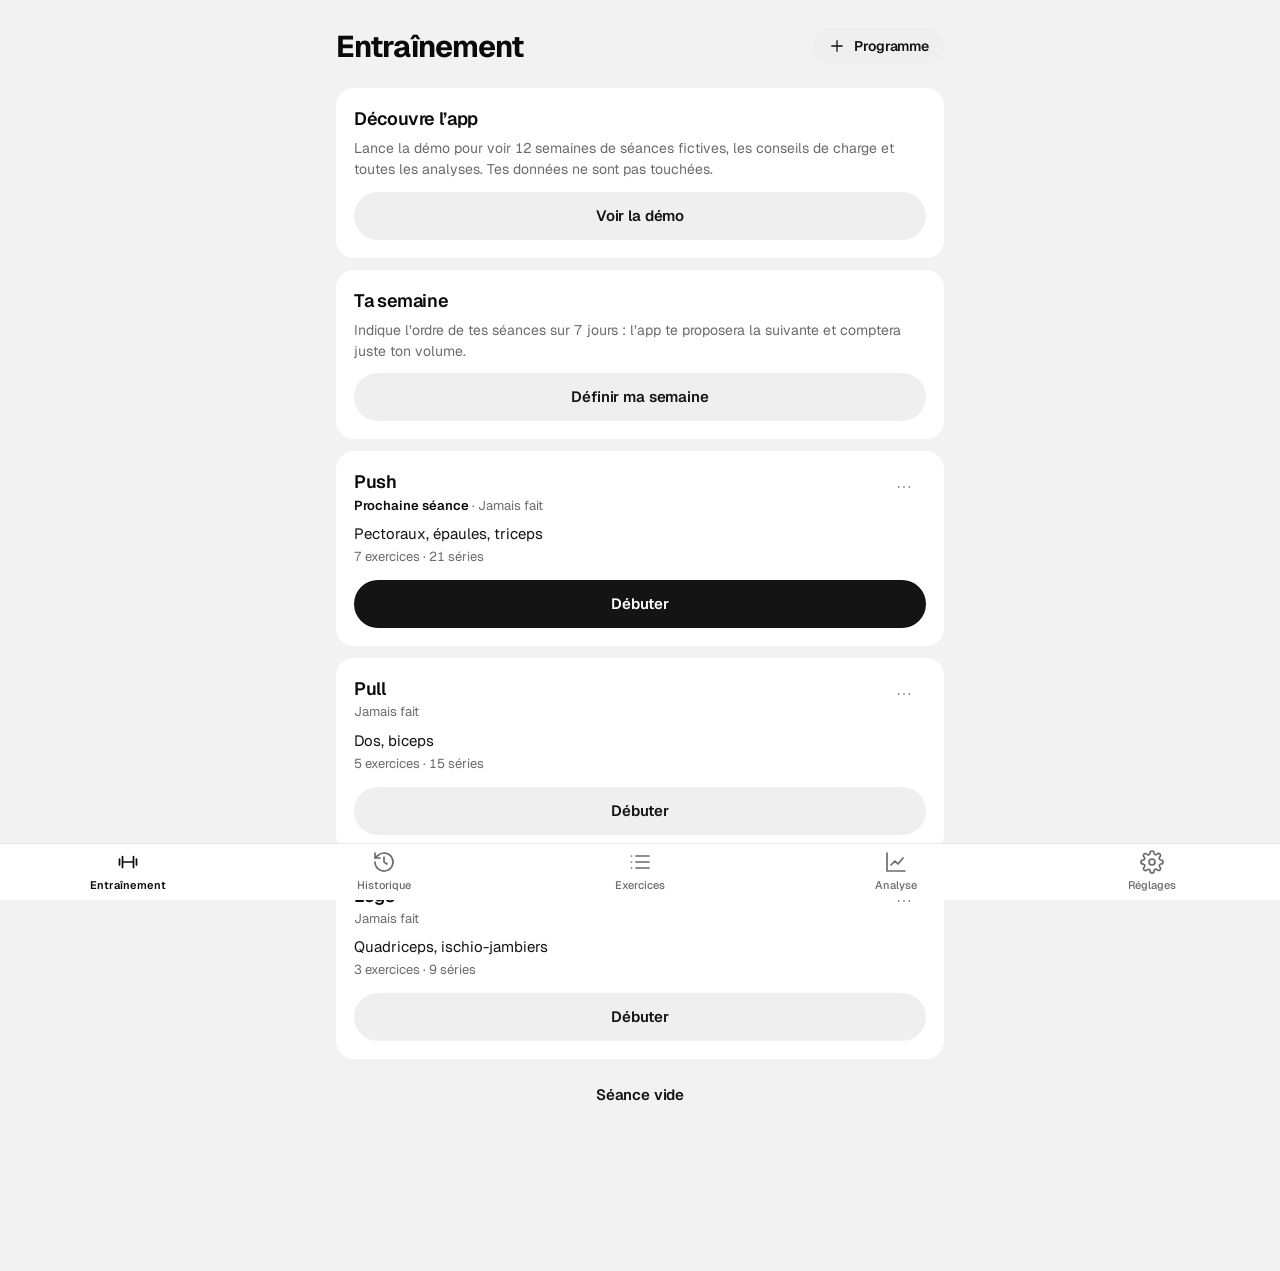
<file: index.html>
<!doctype html>
<html lang="fr">
<head>
<meta charset="utf-8">
<meta name="viewport" content="width=device-width, initial-scale=1, viewport-fit=cover">
<title>Muscu</title>
<meta name="description" content="Journal de musculation avec conseils de progression par exercice.">
<meta name="theme-color" content="#F2F2F2" media="(prefers-color-scheme: light)">
<meta name="theme-color" content="#000000" media="(prefers-color-scheme: dark)">
<meta name="apple-mobile-web-app-capable" content="yes">
<meta name="mobile-web-app-capable" content="yes">
<meta name="apple-mobile-web-app-status-bar-style" content="default">
<meta name="apple-mobile-web-app-title" content="Muscu">
<link rel="manifest" href="manifest.webmanifest">
<link rel="icon" href="icones/icone-192.png">
<link rel="apple-touch-icon" href="icones/apple-touch-icon.png">
<link rel="preconnect" href="https://fonts.googleapis.com">
<link rel="preconnect" href="https://fonts.gstatic.com" crossorigin>
<link rel="stylesheet" href="https://fonts.googleapis.com/css2?family=Geist:wght@400;500;600;700&display=swap">
<link rel="stylesheet" href="styles.css">
</head>
<body>
<main id="vue"></main>
<div id="reprise" class="reprise hidden"><button class="btn btn-primary btn-bloc"><span>Séance en cours</span> · Reprendre</button></div>
<div id="minuteur" class="minuteur hidden" role="timer" aria-live="off">
  <div class="temps"></div>
  <button data-repos="-15" aria-label="Retirer 15 secondes">−15</button>
  <button data-repos="15" aria-label="Ajouter 15 secondes">+15</button>
  <button data-repos="passer">Passer</button>
  <div class="rail"></div>
</div>
<nav id="onglets" class="onglets" aria-label="Navigation"></nav>
<script type="module" src="js/app.js"></script>
</body>
</html>
</file>
<file: styles.css>
/* Style « registre achromatique » : la couleur ne va que sur les données et les signaux, le reste est à l'encre.
   Clair : cartes blanches sur fond gris, sans bordure. Sombre : noir vrai (OLED), élévation par la clarté seule.
   Rayons souples (cartes 18, champs 10-12, boutons en pilule) pour épouser les coins de l'iPhone.
   Uniquement des jetons var(--…) hors de :root. */

/* ---------- Jetons ---------- */
:root {
  --ground: #F2F2F2; --side: #EAEAEA; --surface: #FFFFFF; --raised: #F5F5F5; --head: #FFFFFF; --hover: #F4F4F4;
  --chip: #EFEFEF; --track: #EBEBEB; --border: #E6E6E6; --rule: #EFEFEF; --grid: #ECECEC; --control: #D4D4D4;
  --title: #0A0A0A; --text: #141414; --muted: #6B6B6B; --faint: #6B6B6B;
  --btn: #141414; --btn-h: #2E2E2E; --btn-ink: #FFFFFF;
  --accent: #1D5FBF; --accent-ink: #1D5FBF; --accent-soft: #EDF3FC; --data: #1D5FBF;
  --pos: #1F9D55; --pos-bg: #EBF7EF; --pos-ink: #1A6B3A;
  --warn: #D97706; --warn-bg: #FFF8EB; --warn-ink: #92400E;
  --neg: #C4242A; --neg-bg: #FFEDEA; --neg-ink: #9B1C20;
  --scrim: rgba(0, 0, 0, .36); --tip: #141414; --tip-ink: #FFFFFF; --sur-couleur: #FFFFFF;
  --float: #141414; --float-ink: #FFFFFF; --barre: #FFFFFF; --seg-on: #FFFFFF;
  --dv-1: #1D5FBF; --dv-2: #D97706; --dv-3: #1F9D55; --dv-4: #0E8FA3; --dv-5: #C2417A; --dv-6: #6B6B6B;
  --pop: 0 16px 40px rgba(0, 0, 0, .16), 0 2px 8px rgba(0, 0, 0, .06);
  --font: 'Geist', -apple-system, system-ui, 'Segoe UI', sans-serif;
  --r-sm: 8px; --r-md: 12px; --r-lg: 18px; --r-xl: 22px; --pilule: 999px;
  --out: cubic-bezier(.23, 1, .32, 1); --in: cubic-bezier(.4, 0, 1, 1); --tr: .16s ease;
  --onglets-h: 56px; --bas: env(safe-area-inset-bottom, 0px);
  color-scheme: light;
}
@media (prefers-color-scheme: dark) {
  :root:not([data-theme="light"]) {
    --ground: #000000; --side: #000000; --surface: #121212; --raised: #1A1A1A; --head: #1A1A1A; --hover: #1C1C1C;
    --chip: #1F1F1F; --track: #262626; --border: #222222; --rule: #1E1E1E; --grid: #242424; --control: #3A3A3A;
    --title: #FFFFFF; --text: #F5F5F5; --muted: #B4B4B4; --faint: #949494;
    --btn: #FFFFFF; --btn-h: #E5E5E5; --btn-ink: #000000;
    --accent: #5B9BF5; --accent-ink: #8DB8F7; --accent-soft: rgba(91, 155, 245, .14); --data: #5B9BF5;
    --pos: #30B460; --pos-bg: #0E1F14; --pos-ink: #5FD38A;
    --warn: #F59E0B; --warn-bg: #221808; --warn-ink: #F5B65A;
    --neg: #E5566F; --neg-bg: #2C1A1C; --neg-ink: #F07A7A;
    --scrim: rgba(0, 0, 0, .7); --tip: #F5F5F5; --tip-ink: #000000;
    --float: #1F1F1F; --float-ink: #FFFFFF; --barre: #0A0A0A; --seg-on: #333333;
    --pop: 0 16px 40px rgba(0, 0, 0, .6);
    --dv-1: #5B9BF5; --dv-2: #F5A524; --dv-3: #30B460; --dv-4: #3BC4D9; --dv-5: #F06C9B; --dv-6: #949494;
    color-scheme: dark;
  }
}
:root[data-theme="dark"] {
  --ground: #000000; --side: #000000; --surface: #121212; --raised: #1A1A1A; --head: #1A1A1A; --hover: #1C1C1C;
  --chip: #1F1F1F; --track: #262626; --border: #222222; --rule: #1E1E1E; --grid: #242424; --control: #3A3A3A;
  --title: #FFFFFF; --text: #F5F5F5; --muted: #B4B4B4; --faint: #949494;
  --btn: #FFFFFF; --btn-h: #E5E5E5; --btn-ink: #000000;
  --accent: #5B9BF5; --accent-ink: #8DB8F7; --accent-soft: rgba(91, 155, 245, .14); --data: #5B9BF5;
  --pos: #30B460; --pos-bg: #0E1F14; --pos-ink: #5FD38A;
  --warn: #F59E0B; --warn-bg: #221808; --warn-ink: #F5B65A;
  --neg: #E5566F; --neg-bg: #2C1A1C; --neg-ink: #F07A7A;
  --scrim: rgba(0, 0, 0, .7); --tip: #F5F5F5; --tip-ink: #000000;
  --float: #1F1F1F; --float-ink: #FFFFFF; --barre: #0A0A0A; --seg-on: #333333;
  --pop: 0 16px 40px rgba(0, 0, 0, .6);
  --dv-1: #5B9BF5; --dv-2: #F5A524; --dv-3: #30B460; --dv-4: #3BC4D9; --dv-5: #F06C9B; --dv-6: #949494;
  color-scheme: dark;
}

/* ---------- Base ---------- */
* { box-sizing: border-box; -webkit-tap-highlight-color: transparent; }
html, body { margin: 0; background: var(--ground); color: var(--text); }
*, html { touch-action: manipulation; } /* pas de zoom au double toucher sur iPhone (le pincement reste possible) */
body { font: 400 15px/1.47 var(--font); font-variant-numeric: tabular-nums; -webkit-text-size-adjust: 100%; -webkit-font-smoothing: antialiased; overscroll-behavior-y: none; }
button, input, select, textarea { font: inherit; color: inherit; }
a { color: var(--accent-ink); }
:focus-visible { outline: 2px solid var(--accent); outline-offset: 2px; }
.num { text-align: right; font-feature-settings: "tnum"; }
.muted { color: var(--muted); }
.faint { color: var(--faint); font-size: 13px; }
.suivant { color: var(--title); font-weight: 600; }
.hidden { display: none !important; }

#vue { padding: calc(16px + env(safe-area-inset-top, 0px)) 16px calc(var(--onglets-h) + var(--bas) + 96px); max-width: 640px; margin: 0 auto; animation: rise .2s var(--out); }
.page-header { display: flex; align-items: center; justify-content: space-between; gap: 8px; margin: 8px 0 20px; min-height: 44px; }
.page-title { font-size: 30px; font-weight: 700; color: var(--title); margin: 0; letter-spacing: -.03em; line-height: 1.1; }
.crumb { font-size: 14px; color: var(--muted); margin-bottom: 2px; display: inline-flex; align-items: center; min-height: 44px; text-decoration: none; }
.section-titre { font-size: 20px; font-weight: 600; color: var(--title); margin: 28px 0 12px; letter-spacing: -.02em; }

/* ---------- Boutons ---------- */
.btn { display: inline-flex; align-items: center; justify-content: center; gap: 8px; height: 48px; padding: 0 20px; border-radius: var(--pilule);
  border: 1px solid transparent; font-size: 15px; font-weight: 600; letter-spacing: -.01em; cursor: pointer; background: none; white-space: nowrap;
  transition: background var(--tr), border-color var(--tr), transform .16s var(--out); }
.btn:active { transform: scale(.97); }
.btn:disabled { opacity: .5; cursor: not-allowed; }
.btn-primary { background: var(--btn); color: var(--btn-ink); }
.btn-primary:hover { background: var(--btn-h); }
.btn-secondary { background: var(--chip); color: var(--text); }
.btn-secondary:hover { background: var(--track); }
.btn-texte:hover { background: var(--hover); }
.btn-texte { color: var(--text); }
.btn-danger { background: var(--neg-bg); color: var(--neg-ink); }
.btn-danger:hover { border-color: var(--neg); }
.btn-danger-plein { background: var(--neg); color: var(--sur-couleur); }
.btn-sm { height: 36px; padding: 0 14px; font-size: 14px; }
.btn-bloc { width: 100%; }
.btn-icone { width: 44px; padding: 0; }
.ajouter { width: 100%; height: 44px; border: 0; border-radius: var(--pilule); background: var(--chip); color: var(--text); font-weight: 600; font-size: 14px; cursor: pointer; transition: background var(--tr), transform .16s var(--out); }
.ajouter:hover { background: var(--track); }
.ajouter:active { transform: scale(.98); }
.icone { width: 18px; height: 18px; flex: none; }

/* ---------- Cartes et listes ---------- */
.card { background: var(--surface); border-radius: var(--r-lg); padding: 18px; margin-bottom: 12px; animation: rise .36s var(--out) both; }
.card-title { font-size: 18px; font-weight: 600; color: var(--title); margin: 0; letter-spacing: -.02em; }
.card-tete { display: flex; align-items: flex-start; justify-content: space-between; gap: 8px; margin-bottom: 8px; }
.liste { list-style: none; margin: 0; padding: 0; }
.liste-ligne { display: flex; align-items: center; justify-content: space-between; gap: 12px; padding: 10px 8px; min-height: 52px; border-radius: var(--r-md);
  border-bottom: 1px solid var(--rule); cursor: pointer; text-decoration: none; color: var(--text); transition: background .12s; }
.liste-ligne:last-child { border-bottom: 0; }
.liste-ligne:hover { background: var(--hover); }
.liste-ligne b { font-weight: 600; }
.chevron { color: var(--faint); flex: none; }

.kpi-grid { display: grid; grid-template-columns: repeat(2, 1fr); margin: 4px -18px 14px; overflow: hidden; }
.kpi { padding: 12px 18px 14px; border-bottom: 1px solid var(--rule); }
.kpi:nth-child(2n) { border-left: 1px solid var(--rule); }
.kpi-label { font-size: 13px; color: var(--muted); }
.kpi-value { font-size: 30px; font-weight: 600; letter-spacing: -.035em; line-height: 1.15; color: var(--title); }
.kpi-value small { font-size: 15px; font-weight: 500; letter-spacing: 0; color: var(--muted); margin-left: 2px; }

/* ---------- Pastilles, alertes ---------- */
.badge { display: inline-block; padding: 3px 9px; border-radius: var(--pilule); font-size: 12px; font-weight: 600; white-space: nowrap; background: var(--chip); color: var(--muted); }
.badge.pos { background: var(--pos-bg); color: var(--pos-ink); }
.badge.warn { background: var(--warn-bg); color: var(--warn-ink); }
.badge.neg { background: var(--neg-bg); color: var(--neg-ink); }
.badge.acc { background: var(--accent-soft); color: var(--accent-ink); }
.puce { display: inline-block; padding: 0 7px; border-radius: var(--pilule); font-size: 12px; font-weight: 600; line-height: 20px; background: var(--chip); color: var(--muted); vertical-align: 1px; }
.alert { padding: 12px 14px; border-radius: var(--r-md); font-size: 14px; background: var(--surface); color: var(--muted); margin-bottom: 12px; }
.alert b { color: var(--text); }
.alert-warn { background: var(--warn-bg); color: var(--warn-ink); }
.alert-warn b { color: inherit; }
.alert-danger { background: var(--neg-bg); color: var(--neg-ink); }
/* Le conseil est le cœur de l'app : neutre et à l'encre ; la couleur ne signale qu'une hausse ou une décharge. */
.conseil { padding: 12px 14px; border-radius: var(--r-md); background: var(--raised); color: var(--text); font-size: 14px; margin-bottom: 12px; }
.conseil.pos { background: var(--pos-bg); color: var(--pos-ink); }
.conseil.warn { background: var(--warn-bg); color: var(--warn-ink); }
.sources { font-size: 12.5px; color: var(--faint); margin-top: 6px; }
.sources a { color: inherit; }
.empty-state { text-align: center; padding: 36px 20px; }
.empty-title { font-size: 14px; font-weight: 600; color: var(--muted); }
.empty-sub { font-size: 13px; color: var(--faint); max-width: 42ch; margin: 4px auto 16px; }

/* ---------- Champs ---------- */
.form-group { margin-bottom: 16px; }
label, .label { display: block; font-size: 13px; font-weight: 500; color: var(--text); margin-bottom: 6px; }
.form-control { width: 100%; height: 48px; padding: 0 14px; border: 1px solid var(--control); border-radius: var(--r-md); background: var(--surface);
  font-size: 16px; transition: border-color .15s, box-shadow .15s; }
/* Champ heure sur iPhone : sans ça il garde sa largeur native et déborde de la carte. */
input[type="time"].form-control { -webkit-appearance: none; appearance: none; min-width: 0; display: block; text-align: left; line-height: 46px; padding-top: 0; padding-bottom: 0; }
input[type="time"].form-control::-webkit-date-and-time-value { text-align: left; margin: 0; line-height: 46px; } /* iOS colle sinon la valeur en haut */
.form-control:focus { outline: 0; border-color: var(--accent); box-shadow: 0 0 0 3px var(--accent-soft); }
textarea.form-control { height: auto; min-height: 80px; padding: 8px 11px; resize: vertical; }
.form-row { display: grid; grid-template-columns: 1fr 1fr; gap: 12px; }
/* Interrupteur transparent posé sur un bouton : donne le « tic » haptique de l'iPhone au toucher. */
:where(:has(> .tic)) { position: relative; } /* :where = priorité nulle : un bouton déjà positionné le reste */
button:disabled > .tic { display: none; }
.tic { position: absolute; inset: 0; width: 100%; height: 100%; margin: 0; opacity: 0; cursor: pointer; }

.err-msg { font-size: 12.5px; color: var(--neg-ink); margin-top: 4px; }
.seg { display: inline-flex; gap: 2px; padding: 3px; border-radius: var(--pilule); background: var(--chip); flex-wrap: wrap; }
.seg button { border: 0; background: none; padding: 0 14px; height: 36px; border-radius: var(--pilule); font-size: 14px; font-weight: 500; color: var(--muted); cursor: pointer; transition: background var(--tr), color var(--tr); }
.seg button[aria-pressed="true"] { background: var(--seg-on); color: var(--text); font-weight: 600; box-shadow: 0 1px 3px rgba(0, 0, 0, .1); }
.case { display: flex; align-items: center; gap: 10px; min-height: 44px; font-size: 14px; font-weight: 400; margin: 0; }
.case input { width: 18px; height: 18px; accent-color: var(--accent); }

/* ---------- Séance en cours ---------- */
/* En-tête collant : poignée (glisser vers le bas pour réduire), minuteur de repos, durée, Terminer. */
.seance-tete { position: sticky; top: 0; z-index: 10; background: var(--ground); margin: -16px -16px 8px; padding: env(safe-area-inset-top, 0px) 16px 10px; touch-action: none; }
.poignee { display: block; width: 100%; height: 22px; border: 0; padding: 0; background: none; cursor: grab; }
.poignee span { display: block; width: 40px; height: 5px; margin: 0 auto; border-radius: 3px; background: var(--control); }
.seance-barre { display: grid; grid-template-columns: 1fr auto 1fr; align-items: center; gap: 8px; }
.seance-barre > :first-child { justify-self: start; }
.seance-barre > :last-child { justify-self: end; }
.chrono { font-size: 15px; font-weight: 600; color: var(--text); font-variant-numeric: tabular-nums; }
.seance-titre { font-size: 26px; font-weight: 700; margin: 4px 0 0; color: var(--title); letter-spacing: -.03em; line-height: 1.15; }
.seance-date { margin: 2px 0 14px; }
.seance-date::first-letter { text-transform: uppercase; }
.repos-pilule { display: inline-flex; align-items: center; gap: 6px; height: 36px; min-width: 44px; padding: 0 12px; border: 0; border-radius: var(--pilule);
  background: var(--chip); color: var(--text); font-size: 15px; font-weight: 600; font-variant-numeric: tabular-nums; cursor: pointer; transition: background var(--tr), color var(--tr); }
.repos-pilule .icone { width: 18px; height: 18px; }
.repos-pilule.actif { background: var(--data); color: var(--sur-couleur); }
.repos-pilule.pause { opacity: .7; }
.repos-pilule [data-repos-temps]:empty { display: none; }
/* Alarme de repos non programmée ou pas annulée (pas de réseau) : point orange, explication dans le title. */
.repos-pilule.alarme-ko::after { content: ''; width: 8px; height: 8px; border-radius: 50%; background: var(--warn); box-shadow: 0 0 0 2px var(--surface); }

/* Séance : monte du bas à l'ouverture, redescend quand on la réduit, revient en place si le glisser est trop court. */
#vue[data-vue="seance"]:not([data-meme]) { animation: fade .2s ease; }
/* Tiroir qui monte par-dessus la page quand on ouvre la séance (la séance s'affiche dessous, puis il s'efface). */
.tiroir-seance { position: fixed; inset: 0; z-index: 1400; background: var(--surface); border-radius: var(--r-xl) var(--r-xl) 0 0; box-shadow: var(--pop);
  padding-top: calc(8px + env(safe-area-inset-top, 0px)); animation: monte .36s var(--out); }
.tiroir-seance span { display: block; width: 40px; height: 5px; margin: 0 auto; border-radius: 3px; background: var(--control); }
.tiroir-seance.sort { animation: fade .22s ease reverse forwards; }
/* Aperçu du programme : carte qui surgit au centre (au lieu de monter du bas). */
.feuille.carte-pop { top: 50%; bottom: auto; left: 16px; right: 16px; max-height: 82vh; border-radius: var(--r-xl); transform: translateY(-50%); animation: pop .28s var(--out); }
.feuille.carte-pop.sort { animation: pop .16s var(--in) reverse forwards; }
.feuille.carte-pop .feuille-pied { padding-bottom: 14px; }
@keyframes pop { from { opacity: 0; transform: translateY(-50%) scale(.9); } to { opacity: 1; transform: translateY(-50%); } }
/* Glisser la séance vers le bas : copie figée de l'accueil dessous, voilée, que la séance découvre en descendant. */
.sous-seance { position: fixed; inset: 0; z-index: 0; overflow: hidden; pointer-events: none; max-width: 640px; margin: 0 auto;
  padding: calc(16px + env(safe-area-inset-top, 0px)) 16px 0; }
.sous-seance .card { animation: none; }
.sous-seance::after { content: ''; position: fixed; inset: 0; background: var(--scrim); opacity: var(--voile, 1); }
#vue.tire { position: relative; z-index: 1; min-height: 100vh; background: var(--ground); will-change: transform; }
#vue[data-meme] .card { animation: none; }
.card.programme { cursor: pointer; }

/* Repos entre les séries : trait « 2:30 » (un champ heure transparent ouvre la roulette iOS), puis barre qui se vide. */
.series .ligne-repos td { padding: 0; }
.repos-trait { position: relative; display: flex; align-items: center; gap: 8px; height: 22px; font-size: 12px; font-weight: 600; color: var(--faint); font-variant-numeric: tabular-nums; }
.repos-trait::before, .repos-trait::after { content: ''; flex: 1; height: 1px; background: var(--border); }
.repos-choix { position: absolute; inset: 0; width: 100%; height: 100%; margin: 0; padding: 0; border: 0; opacity: 0; font-size: 16px; -webkit-appearance: none; appearance: none; cursor: pointer; }
.repos-actif { display: none; position: relative; width: 100%; height: 30px; margin: 2px 0; border: 0; border-radius: var(--pilule); overflow: hidden;
  background: var(--data); color: var(--sur-couleur); font-size: 14px; font-weight: 700; font-variant-numeric: tabular-nums; cursor: pointer; }
.ligne-repos.actif .repos-trait { display: none; }
.ligne-repos.actif .repos-actif { display: block; }
.repos-reste { position: absolute; inset: 0 auto 0 0; background: rgba(255, 255, 255, .28); transition: width .25s linear; }
.repos-chiffre { position: relative; }
.ligne-repos.pause .repos-actif { opacity: .7; }
.repos-actif.arrive { animation: barre .4s var(--out); }
@keyframes barre { from { transform: scaleY(.2); opacity: .3; } to { transform: none; opacity: 1; } }
.repos-grand { font-size: 56px; font-weight: 700; text-align: center; letter-spacing: -.03em; font-variant-numeric: tabular-nums; margin: 4px 0 16px; color: var(--title); }
.repos-grille { display: grid; grid-template-columns: 1fr 1fr; gap: 8px; }

/* Glisser une série vers la gauche : le fond rouge et la corbeille apparaissent derrière les cellules. */
.series tr[data-serie] { touch-action: pan-y; }
.series tr.glisse { background: var(--neg) url("data:image/svg+xml,%3Csvg xmlns='http://www.w3.org/2000/svg' viewBox='0 0 24 24' fill='none' stroke='white' stroke-width='1.8' stroke-linecap='round' stroke-linejoin='round'%3E%3Cpath d='M4 7h16M10 11v6M14 11v6M6 7l1 13h10l1-13M9 7V4h6v3'/%3E%3C/svg%3E") no-repeat right 16px center / 22px; }
.series tr.glisse:not(.faite) td { background: var(--surface); }

/* Série cochée : la ligne passe au vert, la coche rebondit. */
.series tr.vient td { animation: vert .45s var(--out); }
.series tr.vient .coche { animation: rebond .4s var(--out); }
@keyframes vert { from { background: transparent; } }
@keyframes rebond { 0% { transform: scale(.7); } 55% { transform: scale(1.15); } 100% { transform: none; } }

/* Fin de séance : étoiles, confettis, résumé. */
.bravo { position: fixed; inset: 0; z-index: 1500; overflow-y: auto; background: var(--ground); text-align: center; animation: fade .25s ease;
  padding: calc(56px + env(safe-area-inset-top, 0px)) 16px calc(24px + var(--bas)); }
.bravo.sort { animation: fade .2s ease reverse forwards; }
.bravo .fermer { position: absolute; top: calc(8px + env(safe-area-inset-top, 0px)); left: 8px; }
.bravo h2 { font-size: 30px; font-weight: 700; margin: 6px 0 2px; color: var(--title); letter-spacing: -.03em; animation: rise .4s var(--out) .25s both; }
.bravo > p { margin: 0; animation: rise .4s var(--out) .32s both; }
.etoiles span { display: inline-block; color: var(--warn); font-size: 34px; margin: 0 4px; animation: etoile .55s var(--out) both; }
.etoiles span:nth-child(2) { font-size: 54px; animation-delay: .08s; }
.etoiles span:nth-child(3) { animation-delay: .16s; }
@keyframes etoile { from { transform: scale(0) rotate(-40deg); opacity: 0; } 60% { transform: scale(1.25); opacity: 1; } to { transform: none; } }
.confettis { position: fixed; inset: 0; pointer-events: none; overflow: hidden; }
.confettis i { position: absolute; top: -14px; left: var(--x); width: 8px; height: 13px; border-radius: 2px; background: var(--c); animation: tombe var(--t) linear var(--d) both; }
@keyframes tombe { from { transform: translateY(0) rotate(0); } to { transform: translateY(105vh) rotate(var(--r)); } }
.bravo-carte { max-width: 480px; margin: 24px auto 16px; text-align: left; animation: rise .45s var(--out) .4s both; }
.bravo-kpis { display: flex; flex-wrap: wrap; gap: 6px 16px; margin: 12px 0; font-size: 14px; font-weight: 600; }
.bravo-kpis span { display: inline-flex; align-items: center; gap: 5px; }
.bravo-kpis .icone { width: 16px; height: 16px; color: var(--muted); }
.bravo-table { width: 100%; border-collapse: collapse; font-size: 14px; }
.bravo-table th { text-align: left; font-size: 12px; font-weight: 600; color: var(--muted); padding: 4px 0; }
.bravo-table td { padding: 5px 0; border-top: 1px solid var(--rule); vertical-align: top; }
.bravo-table td:last-child, .bravo-table th:last-child { text-align: right; white-space: nowrap; padding-left: 8px; }
.bravo-ok { max-width: 480px; margin: 0 auto; }
.exo { padding: 16px 14px; overflow: hidden; } /* une série glissée ne déborde pas de la carte */
.exo-nom { font-size: 17px; font-weight: 600; color: var(--title); margin: 0; letter-spacing: -.02em; }
.exo-groupe { font-size: 12px; font-weight: 600; color: var(--accent-ink); }
.exo .conseil { font-size: 14px; padding: 10px 12px; margin: 10px 0 12px; }
.series { width: 100%; border-collapse: separate; border-spacing: 0 4px; }
.series th { font-size: 12px; font-weight: 500; color: var(--muted); text-align: center; padding: 2px; }
.series td { padding: 2px; text-align: center; }
.series td.prec { font-size: 13px; color: var(--faint); white-space: nowrap; }
.series .n { width: 34px; font-weight: 600; color: var(--muted); }
.series .n button { width: 34px; height: 44px; border: 0; background: none; color: inherit; font-weight: 600; border-radius: var(--r-sm); cursor: pointer; }
.series .n.echauf button { color: var(--warn-ink); }
.series input { width: 100%; max-width: 74px; height: 44px; text-align: center; border: 1px solid transparent; border-radius: 10px; background: var(--chip); font-size: 17px; font-weight: 600; letter-spacing: -.01em; }
.series input:focus { outline: 0; border-color: var(--accent); background: var(--surface); box-shadow: 0 0 0 3px var(--accent-soft); }
.series input::placeholder { color: var(--faint); font-weight: 400; }
.series tr.faite td { background: var(--pos-bg); }
.ligne-deg .deg { display: flex; flex-wrap: wrap; align-items: center; justify-content: flex-end; gap: 6px 12px; padding: 2px 4px 8px; font-size: 13px; color: var(--muted); }
.ligne-deg .deg span { margin-right: auto; }
.ligne-deg label { display: inline-flex; align-items: center; gap: 6px; margin: 0; font-size: 13px; font-weight: 400; color: var(--muted); }
.series .ligne-deg input { width: 56px; height: 36px; font-size: 15px; }
.series tr.faite td:first-child { border-radius: var(--r-md) 0 0 var(--r-md); }
.series tr.faite td:last-child { border-radius: 0 var(--r-md) var(--r-md) 0; }
.series tr.faite input { background: transparent; }
.series tr.faite .n { color: var(--pos-ink); }
.coche { width: 44px; height: 44px; border-radius: 10px; border: 0; background: var(--chip); color: var(--muted); cursor: pointer; display: inline-flex; align-items: center; justify-content: center; transition: transform .16s var(--out), background .15s, color .15s; }
.coche:active { transform: scale(.92); }
.faite .coche { background: var(--pos); color: var(--sur-couleur); }
/* Superset : une carte, un tour par rangée (une ligne par exercice), une seule coche haute par tour. */
.exo-superset .card-tete + .conseil { margin: 6px 0 10px; }
.ss-lettre { display: inline-grid; place-items: center; flex: none; width: 20px; height: 20px; border-radius: 6px; background: var(--accent-soft); color: var(--accent-ink); font-size: 12px; font-weight: 700; }
.exo-nom .ss-lettre { margin-right: 8px; vertical-align: 2px; }
.ss-ligne { display: grid; grid-template-columns: 20px minmax(0, 1fr) repeat(var(--cols, 2), minmax(0, 74px)); gap: 4px; align-items: center; justify-items: center; }
.ss-ligne + .ss-ligne { margin-top: 4px; }
.ss-ligne .prec { max-width: 100%; overflow: hidden; text-overflow: ellipsis; white-space: nowrap; font-size: 13px; color: var(--faint); }
.exo-actions { display: flex; gap: 8px; margin-top: 8px; }
.exo-actions .btn { flex: 1; }

/* ---------- Barre du minuteur et onglets ---------- */
.minuteur { position: fixed; left: 8px; right: 8px; bottom: calc(var(--onglets-h) + var(--bas) + 8px); z-index: 30; max-width: 624px; margin: 0 auto;
  background: var(--float); color: var(--float-ink); border-radius: var(--pilule); box-shadow: var(--pop); padding: 6px 6px 6px 22px;
  display: flex; align-items: center; gap: 6px; animation: rise .22s var(--out); overflow: hidden; }
.minuteur .temps { font-size: 26px; font-weight: 600; flex: 1; letter-spacing: -.03em; cursor: pointer; }
.minuteur .temps small { font-size: 13px; font-weight: 500; letter-spacing: 0; opacity: .65; margin-left: 6px; }
.minuteur button { height: 44px; min-width: 48px; padding: 0 12px; border-radius: var(--pilule); border: 0; background: rgba(255, 255, 255, .12); color: inherit; font-weight: 600; font-size: 14px; cursor: pointer; transition: background var(--tr), transform .16s var(--out); }
.minuteur button:active { transform: scale(.94); background: rgba(255, 255, 255, .2); }
.minuteur .rail { position: absolute; left: 0; bottom: 0; height: 3px; background: var(--data); transition: width .25s linear; }
.reprise { position: fixed; left: 8px; right: 8px; bottom: calc(var(--onglets-h) + var(--bas) + 8px); z-index: 29; max-width: 624px; margin: 0 auto; }
.reprise .btn { box-shadow: var(--pop); }

.onglets { position: fixed; left: 0; right: 0; bottom: 0; z-index: 20; display: flex; background: var(--barre); border-top: 1px solid var(--border);
  padding-bottom: var(--bas); }
.onglets a { flex: 1; height: var(--onglets-h); display: flex; flex-direction: column; align-items: center; justify-content: center; gap: 3px;
  font-size: 11px; font-weight: 500; color: var(--faint); text-decoration: none; transition: color var(--tr); }
.onglets a[aria-current="page"] { color: var(--title); font-weight: 600; }
.onglets .icone { width: 24px; height: 24px; }

/* ---------- Feuille (tiroir du bas), fenêtre, toast ---------- */
.voile { position: fixed; inset: 0; background: var(--scrim); z-index: 1000; animation: fade .2s ease; }
.feuille { position: fixed; left: 0; right: 0; bottom: 0; z-index: 1001; max-height: 92vh; display: flex; flex-direction: column; background: var(--surface);
  border-radius: var(--r-xl) var(--r-xl) 0 0; box-shadow: var(--pop); max-width: 640px; margin: 0 auto; animation: monte .22s var(--out); }
.feuille.sort { animation: descend .16s var(--in) forwards; }
.voile.sort { animation: fade .16s ease reverse forwards; }
.feuille-tete { display: flex; align-items: center; justify-content: space-between; gap: 8px; padding: 18px 20px 6px; }
.feuille-tete h2 { font-size: 19px; font-weight: 600; margin: 0; color: var(--title); }
.feuille-corps { padding: 12px 20px 20px; overflow-y: auto; -webkit-overflow-scrolling: touch; overscroll-behavior: contain; }
/* Feuille de recherche : hauteur fixe, résultats en haut sous la barre ; collée au bas, une liste courte passerait sous le clavier iOS. */
.feuille.haute { height: 92vh; }
.feuille.haute .feuille-corps { flex: 1; }
.feuille-ouverte, .feuille-ouverte body { overflow: hidden; } /* la page derrière une feuille ne défile pas */
.feuille-pied { display: flex; gap: 8px; justify-content: flex-end; padding: 14px 20px calc(14px + var(--bas)); border-top: 1px solid var(--rule); }
.feuille-pied .btn { flex: 1; }
.fermer { width: 44px; height: 44px; border: 0; background: none; border-radius: 50%; color: var(--muted); cursor: pointer; display: inline-flex; align-items: center; justify-content: center; }
.fermer:hover { background: var(--hover); }
.fenetre { position: fixed; left: 16px; right: 16px; top: 50%; transform: translateY(-50%); z-index: 1001; max-width: 400px; margin: 0 auto;
  background: var(--surface); border-radius: var(--r-xl); box-shadow: var(--pop); padding: 20px; animation: apparait .22s var(--out); }
.fenetre h2 { font-size: 17px; font-weight: 600; margin: 0 0 6px; color: var(--title); }
.fenetre p { margin: 0 0 18px; color: var(--muted); font-size: 14px; }
.fenetre .actions { display: flex; gap: 8px; justify-content: flex-end; }
.fenetre .actions.pile { flex-direction: column; }
.toasts { position: fixed; left: 12px; right: 12px; top: calc(12px + env(safe-area-inset-top, 0px)); z-index: 2000; display: flex; flex-direction: column; gap: 8px; align-items: center; pointer-events: none; }
.toast { pointer-events: auto; max-width: 380px; width: 100%; padding: 12px 16px; border-radius: var(--r-xl); background: var(--surface); box-shadow: var(--pop);
  font-size: 14px; font-weight: 500; display: flex; align-items: center; gap: 10px; animation: toastIn .3s var(--out); }
.toast .pastille { width: 20px; height: 20px; border-radius: 50%; display: inline-flex; align-items: center; justify-content: center; flex: none; }
.toast.success .pastille { background: var(--pos-bg); color: var(--pos-ink); }
.toast.error .pastille { background: var(--neg-bg); color: var(--neg-ink); }
.toast.info .pastille { background: var(--accent-soft); color: var(--accent-ink); }
.toast.sort { animation: toastOut .2s var(--in) forwards; }

/* ---------- Graphiques et jauges ---------- */
.graph { width: 100%; height: auto; display: block; }
.graph .grille { stroke: var(--grid); stroke-width: 1; }
.graph .axe { fill: var(--faint); font-size: 11.5px; font-family: var(--font); }
.graph .ligne { fill: none; stroke: var(--data); stroke-width: 2.5; stroke-linecap: round; stroke-linejoin: round; }
.graph .pred { fill: none; stroke: var(--pos); stroke-width: 2; stroke-dasharray: 5 5; stroke-linecap: round; }
.graph .point { fill: var(--data); stroke: var(--surface); stroke-width: 2; }
.graph .barre { fill: var(--data); }
.legende { display: flex; gap: 14px; font-size: 12.5px; color: var(--muted); margin-top: 6px; flex-wrap: wrap; }
.legende i { display: inline-block; width: 14px; height: 2px; vertical-align: middle; margin-right: 6px; background: var(--data); }
.legende i.pred { background: none; border-top: 2px dashed var(--pos); height: 0; }
.legende i.bande { height: 10px; background: var(--accent-soft); }
.graph .bande { fill: var(--accent-soft); }
.graph .repere, .graph .cible { stroke: var(--muted); stroke-width: 1.2; stroke-dasharray: 4 4; }
.puces { display: flex; gap: 6px; overflow-x: auto; scrollbar-width: none; margin-bottom: 12px; padding-bottom: 2px; }
.puces::-webkit-scrollbar { display: none; }
.puces button { flex: none; height: 36px; padding: 0 14px; border-radius: var(--pilule); border: 0; background: none; color: var(--muted); font-size: 14px; font-weight: 500; cursor: pointer; transition: background var(--tr), color var(--tr); }
.puces button[aria-pressed="true"] { background: var(--btn); color: var(--btn-ink); font-weight: 600; }
.classement { display: grid; grid-template-columns: minmax(0, 9em) 1fr 4.5em; gap: 10px 10px; align-items: center; font-size: 14px; }
.classement .axe0 { position: relative; height: 8px; background: var(--track); border-radius: var(--pilule); }
.classement .axe0::after { content: ''; position: absolute; left: 50%; top: -3px; bottom: -3px; width: 1px; background: var(--muted); }
.classement .val { position: absolute; top: 0; bottom: 0; border-radius: var(--pilule); background: var(--data); }
.classement .val.neg { background: var(--neg); }
.empile { display: flex; height: 10px; gap: 2px; border-radius: var(--pilule); overflow: hidden; background: var(--track); margin: 8px 0 10px; }
.empile span { display: block; height: 100%; }
.cles { display: flex; flex-wrap: wrap; gap: 6px 14px; font-size: 12.5px; color: var(--muted); }
.cles i { display: inline-block; width: 10px; height: 10px; border-radius: 2px; margin-right: 6px; vertical-align: -1px; }
details.explication { margin-top: 10px; font-size: 13px; color: var(--muted); }
details.explication summary { cursor: pointer; font-weight: 600; color: var(--text); min-height: 44px; display: flex; align-items: center; }
details.explication p, details.explication ul { margin: 0 0 8px; }
.jauge { margin-bottom: 14px; }
.jauge-tete { display: flex; justify-content: space-between; gap: 8px; font-size: 14px; margin-bottom: 6px; }
.jauge-rail { position: relative; height: 6px; border-radius: var(--pilule); background: var(--track); overflow: hidden; }
/* Une seule teinte de données ; seul un muscle prioritaire sous sa cible est signalé. La cible atteinte se lit au repère. */
.jauge-plein { position: absolute; inset: 0 auto 0 0; border-radius: var(--pilule); background: var(--data); transform-origin: left; animation: grow .6s var(--out); }
.jauge-plein.warn { background: var(--warn); }
.jauge-cible { position: absolute; top: -3px; bottom: -3px; width: 2px; background: var(--text); }

/* ---------- Mouvement ---------- */
@keyframes rise { from { opacity: 0; transform: translateY(6px); } to { opacity: 1; transform: none; } }
@keyframes fade { from { opacity: 0; } to { opacity: 1; } }
@keyframes grow { from { transform: scaleX(0); } to { transform: none; } }
@keyframes monte { from { transform: translateY(100%); } to { transform: none; } }
@keyframes descend { from { transform: none; } to { transform: translateY(100%); } }
@keyframes apparait { from { opacity: 0; transform: translateY(calc(-50% + 8px)) scale(.98); } to { opacity: 1; transform: translateY(-50%); } }
@keyframes toastIn { from { opacity: 0; transform: translateY(-10px) scale(.98); } to { opacity: 1; transform: none; } }
@keyframes toastOut { to { opacity: 0; transform: translateY(-16px); } }
@keyframes shake { 25% { transform: translateX(-4px); } 50% { transform: translateX(4px); } 75% { transform: translateX(-2px); } 100% { transform: translateX(2px); } }
.shake { animation: shake .3s ease; }
@media (prefers-reduced-motion: reduce) {
  *, *::before, *::after { animation-duration: .01ms !important; animation-delay: 0s !important; transition-duration: .01ms !important; scroll-behavior: auto !important; }
}

/* ---------- Écrans étroits ---------- */
@media (max-width: 380px) {
  .series input { max-width: 60px; }
  .series td.prec { font-size: 12px; }
  .page-title { font-size: 26px; }
}
.bandeau-demo { display: flex; align-items: center; justify-content: space-between; gap: 8px; padding: 8px 8px 8px 14px; margin-bottom: 14px;
  border-radius: var(--pilule); background: var(--surface); color: var(--muted); font-size: 13px; }
.bandeau-demo b { color: var(--text); }
.bandeau-demo b { font-weight: 600; }

/* ---------- Simulation « Analyser mes séances » (présentation par séance) ---------- */
.btn-lien { background: none; border: 0; padding: 0; font: inherit; color: var(--text); font-weight: 600; text-decoration: underline; text-underline-offset: 2px; cursor: pointer; position: relative; }
.toast-action { margin-left: auto; min-height: 32px; padding: 0 10px; }
.feuille.haute .feuille-corps { background: var(--ground); }
.sim-carte { background: var(--surface); border-radius: var(--r-lg); padding: 14px; margin-bottom: 10px; }
.sim-titre { font-weight: 600; font-size: 14px; margin-bottom: 10px; }
.sim-defile { display: flex; gap: 8px; overflow-x: auto; scrollbar-width: none; margin: 0 -14px; padding: 0 14px 2px; scroll-padding: 14px; }
.sim-defile::-webkit-scrollbar { display: none; }
.sim-m { flex: none; min-width: 84px; padding: 8px 11px; border-radius: 14px; background: var(--raised); cursor: pointer; transition: background var(--tr), color var(--tr); }
.sim-m > span { display: block; font-size: 11px; }
.sim-m b { display: block; font-size: 16px; letter-spacing: -.02em; font-variant-numeric: tabular-nums; margin: 1px 0; }
.sim-m.ok b::after { content: ' ✓'; color: var(--pos); font-size: 12px; }
.sim-m.court b { color: var(--warn-ink); }
.sim-m.sel { background: var(--btn); color: var(--btn-ink); }
.sim-m.sel .faint, .sim-m.sel.court b { color: inherit; opacity: .75; }
.sim-aide { margin: 10px 0 0; font-size: 12px; }
.sim-gain { display: inline-block; background: var(--pos-bg); color: var(--pos-ink); border-radius: var(--pilule); padding: 2px 9px; font-weight: 700; font-size: 12px; margin: 0 4px 4px 0; }
.sim-gain.neg { background: var(--warn-bg); color: var(--warn-ink); }
.sim-note { font-size: 12px; margin: 0 0 10px; padding: 9px 12px; border-radius: 14px; background: var(--warn-bg); color: var(--warn-ink); }
.sim-note .sources { color: inherit; }
.sim-onglets { margin: 0 0 10px; padding: 0 14px; }
.sim-onglet { flex: 1 0 96px; padding: 8px 11px; border-radius: 14px; background: var(--side); cursor: pointer; }
.sim-onglet b { display: block; font-size: 14px; }
.sim-onglet span { font-size: 11px; color: var(--muted); font-variant-numeric: tabular-nums; }
.sim-onglet.on { background: var(--surface); box-shadow: 0 1px 3px rgba(0, 0, 0, .08); }
.sim-onglet.warn span { color: var(--warn-ink); font-weight: 600; }
.sim-rail { position: relative; height: 8px; border-radius: var(--pilule); background: var(--track); margin: 20px 0 6px; }
.sim-rail i { position: absolute; top: 0; bottom: 0; border-radius: var(--pilule); }
.sim-rail s { position: absolute; top: -4px; bottom: -4px; width: 2px; background: var(--text); }
.sim-lim { position: absolute; top: -19px; transform: translateX(-50%); font-size: 11px; color: var(--muted); white-space: nowrap; }
.sim-rail .base, .sim-legende i.base { background: color-mix(in srgb, var(--data) 40%, var(--track)); }
.sim-rail .ajout, .sim-legende i.ajout { background: var(--data); }
.sim-legende { display: flex; gap: 14px; font-size: 11px; color: var(--muted); }
.sim-legende i { display: inline-block; width: 10px; height: 6px; border-radius: 3px; margin-right: 5px; vertical-align: 1px; }
.sim-liste { margin-top: 8px; }
.sim-ligne { display: flex; align-items: center; gap: 10px; padding: 10px 0; border-top: 1px solid var(--rule); }
.sim-ligne[role="button"] { cursor: pointer; }
.sim-ligne.calme b { font-weight: 500; color: var(--muted); }
.sim-ligne.off .sim-ex { opacity: .55; }
.sim-trait { flex: none; align-self: stretch; width: 3px; border-radius: 3px; }
.sim-trait.on { background: var(--pos); } .sim-trait.nv { background: var(--data); }
.sim-ex { flex: 1; min-width: 0; font-size: 14px; }
.sim-ex b { display: block; font-weight: 600; }
.sim-ex .faint { display: block; font-size: 12px; font-variant-numeric: tabular-nums; }
.vert { color: var(--pos-ink); font-weight: 700; }
.sim-pour-l { display: flex; gap: 4px; margin-top: 4px; }
.sim-pour { font-size: 11px; font-weight: 600; background: var(--chip); border-radius: var(--pilule); padding: 1px 8px; }
.sim-ss { border-left: 2px solid var(--control); padding-left: 10px; margin: 4px 0 4px 2px; }
.sim-ss.off { border-left-style: dashed; }
.sim-ss-tete { display: flex; align-items: center; justify-content: space-between; gap: 8px; padding-top: 8px; font-size: 11px; font-weight: 600; color: var(--muted); text-transform: uppercase; letter-spacing: .04em; }
.sim-ss-tete[role="button"] { cursor: pointer; }
.sim-ss .sim-ligne:first-of-type { border-top: 0; }
.sim-detail { background: var(--raised); border-radius: 12px; padding: 10px 12px; margin: 0 0 10px 13px; font-size: 13px; line-height: 1.45; animation: simOuvre .2s var(--out); }
@keyframes simOuvre { from { opacity: 0; transform: translateY(-4px); } }
.sim-detail p { margin: 4px 0 6px; }
.sim-src { font-size: 12px; color: var(--muted); }
.sim-src .sources { display: inline; margin-left: 6px; }
.sim-switch { position: relative; flex: none; width: 44px; height: 26px; margin: 0; cursor: pointer; }
.sim-switch input { position: absolute; inset: 0; opacity: 0; margin: 0; cursor: pointer; z-index: 1; }
.sim-switch span { position: absolute; inset: 0; border-radius: var(--pilule); background: var(--control); transition: background var(--tr); }
.sim-switch span::after { content: ''; position: absolute; left: 3px; top: 3px; width: 20px; height: 20px; border-radius: 50%; background: #fff; box-shadow: 0 1px 3px rgba(0, 0, 0, .25); transition: transform .2s var(--out); }
.sim-switch input:checked + span { background: var(--pos); }
.sim-switch input:checked + span::after { transform: translateX(18px); }
.sim-switch input:focus-visible + span { outline: 2px solid var(--accent); outline-offset: 2px; }
.sim-methode { margin: 4px 2px 8px; }
.sim-pied { align-items: center; }
.sim-pied .btn { flex: none; padding-inline: 24px; }
.sim-resume { flex: 1; min-width: 0; font-size: 13px; }
.sim-resume b, .sim-resume span { display: block; }
.sim-resume span { font-size: 12px; }

/* ---------- Semaine type (cycle de séances) ---------- */
/* Pastilles qui passent à la ligne : jamais de rangée qui défile horizontalement (le toucher iOS s'y bloque). */
.cycle { display: flex; flex-wrap: wrap; gap: 6px; margin: 4px 0 10px; }
.cycle span { flex: 1 1 0; min-width: 30px; padding: 8px 4px; border-radius: 10px; background: var(--chip); color: var(--faint); font-size: 12px; font-weight: 600;
  text-align: center; white-space: nowrap; overflow: hidden; text-overflow: ellipsis; }
.cycle .faite { background: var(--pos-bg); color: var(--pos-ink); }
.cycle .sautee { background: var(--warn-bg); color: var(--warn-ink); }
.cycle .ici { background: var(--btn); color: var(--btn-ink); }
.rail-cycle { height: 4px; border-radius: 2px; background: var(--track); overflow: hidden; }
.rail-cycle i { display: block; height: 100%; background: var(--data); transition: width .3s var(--out); }
.semaine-actions { display: flex; gap: 8px; margin-top: 12px; }
.semaine-actions .btn-primary { flex: 1; }
.semaine-ligne { cursor: default; gap: 4px; padding: 6px 0; }
.semaine-ligne > .faint { width: 16px; flex: none; text-align: center; }
.semaine-ligne select { flex: 1; min-width: 0; }
.semaine-ligne .btn-icone { width: 38px; flex: none; }
.absence { display: flex; justify-content: space-between; align-items: baseline; gap: 12px; padding: 8px; font-size: 14px; color: var(--faint); }
.cycle .en_cours { background: var(--accent-soft); color: var(--accent-ink); }
.jauge-zone { position: absolute; top: 0; bottom: 0; background: var(--pos); opacity: .28; } /* bonne zone de séries (cible → 20) */

/* ---------- Réglages : groupes, lignes qui ouvrent une feuille, pastilles à choix multiple ---------- */
.groupe-titre { font-size: 13px; font-weight: 600; color: var(--faint); text-transform: uppercase; letter-spacing: .05em; margin: 22px 4px 8px; }
button.liste-ligne { width: 100%; background: none; border: 0; font: inherit; text-align: left; }
.ligne-droite { display: flex; align-items: center; gap: 6px; flex: none; }
.puces-grille { display: flex; flex-wrap: wrap; gap: 6px; }
.puces-grille button { height: 36px; padding: 0 14px; border-radius: var(--pilule); border: 0; background: var(--chip); color: var(--muted); font-size: 14px; font-weight: 500; cursor: pointer; transition: background var(--tr), color var(--tr); }
.idee { display: flex; align-items: center; gap: 8px; padding: 8px 0; border-bottom: 1px solid var(--rule); }
.idee:last-child { border-bottom: 0; }
.puces-grille button[aria-pressed="true"] { background: var(--btn); color: var(--btn-ink); font-weight: 600; }
</file>
